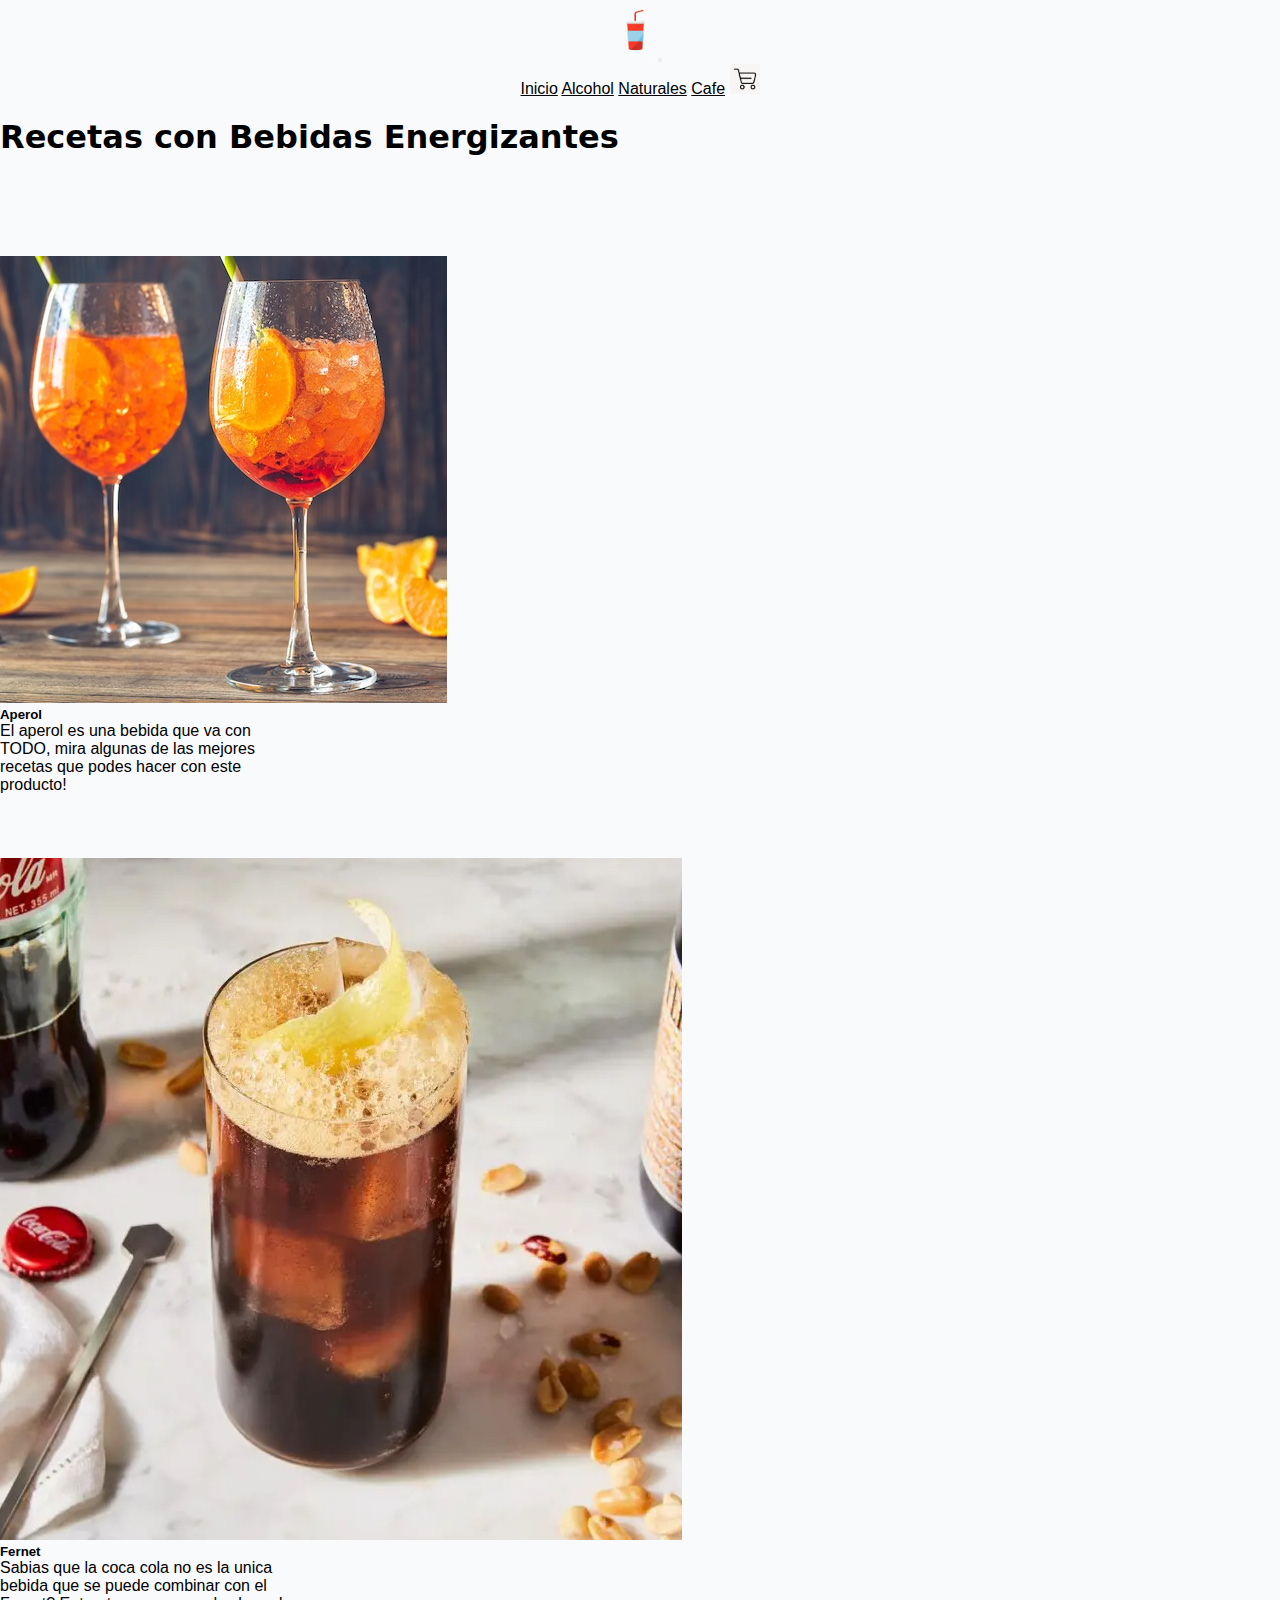
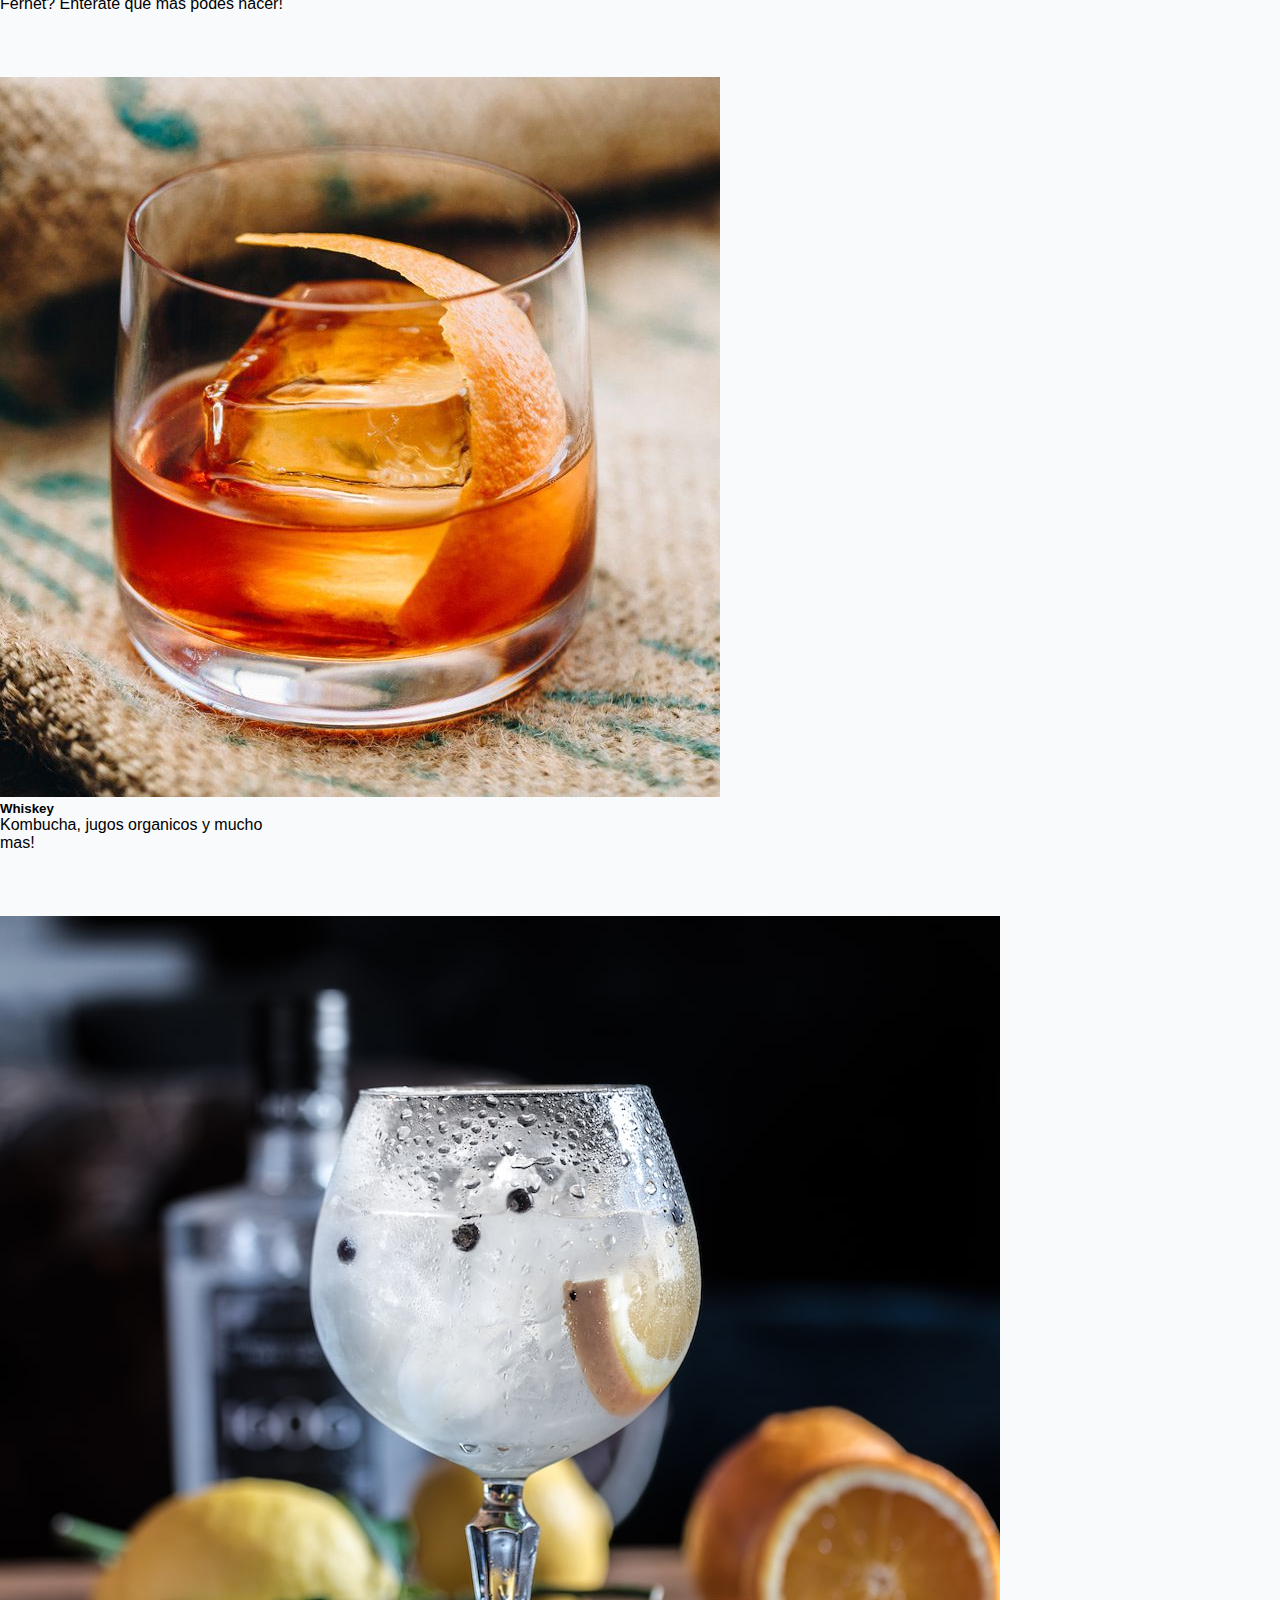
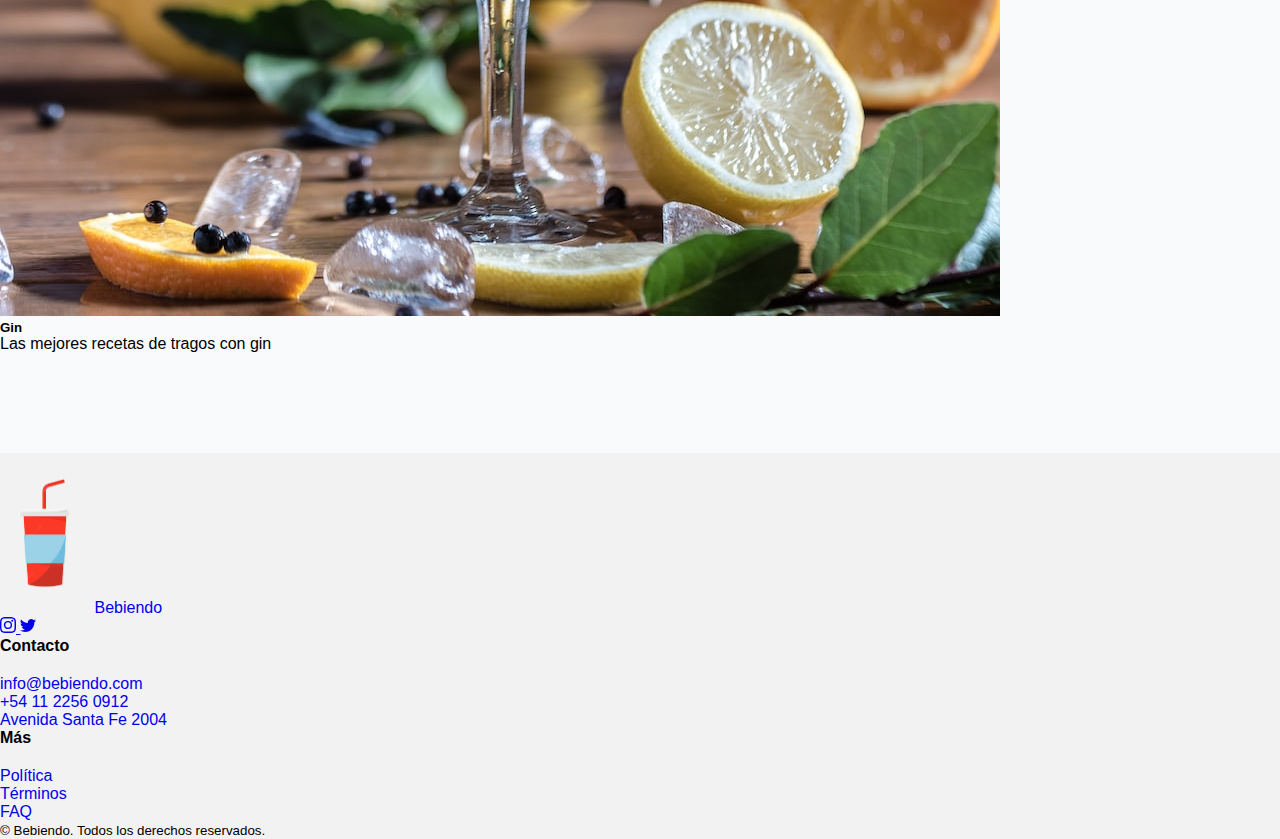
<file: alcohol.html>
<!DOCTYPE html>
<html lang="en">
<head>
    <meta charset="UTF-8">
    <meta http-equiv="X-UA-Compatible" content="IE=edge">
    <meta name="viewport" content="width=device-width, initial-scale=1.0">
    <title>Document</title>
    <link href="https://cdn.jsdelivr.net/npm/bootstrap@5.3.0-alpha3/dist/css/bootstrap.min.css" rel="stylesheet" integrity="sha384-KK94CHFLLe+nY2dmCWGMq91rCGa5gtU4mk92HdvYe+M/SXH301p5ILy+dN9+nJOZ" crossorigin="anonymous">
    <script src="https://cdn.jsdelivr.net/npm/bootstrap@5.3.0-alpha3/dist/js/bootstrap.bundle.min.js" integrity="sha384-ENjdO4Dr2bkBIFxQpeoTz1HIcje39Wm4jDKdf19U8gI4ddQ3GYNS7NTKfAdVQSZe" crossorigin="anonymous"></script>
    <link rel="stylesheet" href="style.css">
    <script src defer="archivo.js" > </script>
    
</head>
<body>
    <header>
      <nav class="navbar navbar-expand-md bg-body-tertiary fixed-top justify-content-between">
        <div class="container-fluid">
              <a class="navbar-brand" href="index.html">
                <img src="./material/LOGO FINAL.png" alt="" width="35" height="60">
              </a>
              <button class="navbar-toggler" type="button" data-bs-toggle="collapse" data-bs-target="#navbarNavAltMarkup" aria-controls="navbarNavAltMarkup" aria-expanded="false" aria-label="Toggle navigation">
                <span class="navbar-toggler-icon"></span>
              </button>
              <div class="collapse navbar-collapse" id="navbarNavAltMarkup">
                <div class="navbar-nav">
                  <a class="nav-link active" aria-current="page" href="index.html">Inicio</a>
                  <a class="nav-link" href="alcohol.html">Alcohol</a>
                  <a class="nav-link" href="naturales.html">Naturales</a>
                  <a class="nav-link" href="cafe.html">Cafe</a>
                  <a class="navbar-brand me-2" href="shoppingcart.html">
                    <img src="./material/shopping cart.jpeg" width="30" height="30" alt="">
                  </a>
                </div>
              </div>
            </div>
          </nav>
    </header>

  <div id="Secciones">
    <h1 class="recetasalcohol">Recetas con Bebidas Energizantes</h1>

      <div class="container-fluid">

        <div class="row row-cols-1 row-cols-sm-2 row-cols-md-2 g-2 row-cols-lg-2">
              <div class="card" style="width: 18rem;">
                <a href="/alcohol.html">
                  <img src="./material/aperoll.jpg" class="card-img-top" alt="...">
                </a>
                <div class="card-body">
                  <h5 class="card-title">Aperol</h5>
                  <p class="card-text">El aperol es una bebida que va con TODO, mira algunas de las mejores recetas que podes hacer con este producto!</p>
                </div>
              </div>
            <div class="card" style="width: 18rem;">
              <a _blank href="/alcohol.html"><img src="./material/fernecola.jpg" class="card-img-top" alt="...">
              </a>
              <div class="card-body">
                <h5 class="card-title">Fernet</h5>
                <p class="card-text">Sabias que la coca cola no es la unica bebida que se puede combinar con el Fernet? Enterate que mas podes hacer! </p>
              </div>
            </div>

            <!-- COLUMNA DULCE-->
            <div class="card" style="width: 18rem;">
              <a _blank href="alcohol.html"><img src="/material/whiskey.jpeg" class="card-img-top" alt="...">
              </a>
              <div class="card-body">
                <h5 class="card-title">Whiskey</h5>
                <p class="card-text"> Kombucha, jugos organicos y mucho mas!</p>
              </div>
            </div>
              
            <div class="card" style="width: 18rem;">
              <a href="./alcohol.html"><img src="./material/gin.jpeg" class="card-img-top" alt="...">
              </a>
              <div class="card-body">
                <h5 class="card-title">Gin</h5>
                <p class="card-text">Las mejores recetas de tragos con gin</p>
              </div>
            </div>
          </div>
        </div>
    </div>

    <div class="blockcode">  <!-- footer -->
      <div class="header">
      </div>
      <footer class="page-footer shadow">
        <div class="d-flex flex-column mx-auto py-5" style="width: 80%">
          <div class="d-flex flex-wrap justify-content-between">
            <div class="align-self-center">
              <a href="/#" class="d-flex align-items-center p-0 text-dark">
                <img alt="logo" src="/material/LOGO FINAL.png" width="90px" />
                <span class="ms-3 h5 font-weight-bold">Bebiendo</span>
              </a>
              <div class="mt-5 margin-top:0px">
                <a href="https://www.instagram.com/badbunnypr/" class="btn btn-dark btn-flat p-2">
                  <svg xmlns="http://www.w3.org/2000/svg" width="16" height="16" fill="currentColor" class="bi bi-instagram" viewBox="0 0 16 16">
                    <path d="M8 0C5.829 0 5.556.01 4.703.048 3.85.088 3.269.222 2.76.42a3.917 3.917 0 0 0-1.417.923A3.927 3.927 0 0 0 .42 2.76C.222 3.268.087 3.85.048 4.7.01 5.555 0 5.827 0 8.001c0 2.172.01 2.444.048 3.297.04.852.174 1.433.372 1.942.205.526.478.972.923 1.417.444.445.89.719 1.416.923.51.198 1.09.333 1.942.372C5.555 15.99 5.827 16 8 16s2.444-.01 3.298-.048c.851-.04 1.434-.174 1.943-.372a3.916 3.916 0 0 0 1.416-.923c.445-.445.718-.891.923-1.417.197-.509.332-1.09.372-1.942C15.99 10.445 16 10.173 16 8s-.01-2.445-.048-3.299c-.04-.851-.175-1.433-.372-1.941a3.926 3.926 0 0 0-.923-1.417A3.911 3.911 0 0 0 13.24.42c-.51-.198-1.092-.333-1.943-.372C10.443.01 10.172 0 7.998 0h.003zm-.717 1.442h.718c2.136 0 2.389.007 3.232.046.78.035 1.204.166 1.486.275.373.145.64.319.92.599.28.28.453.546.598.92.11.281.24.705.275 1.485.039.843.047 1.096.047 3.231s-.008 2.389-.047 3.232c-.035.78-.166 1.203-.275 1.485a2.47 2.47 0 0 1-.599.919c-.28.28-.546.453-.92.598-.28.11-.704.24-1.485.276-.843.038-1.096.047-3.232.047s-2.39-.009-3.233-.047c-.78-.036-1.203-.166-1.485-.276a2.478 2.478 0 0 1-.92-.598 2.48 2.48 0 0 1-.6-.92c-.109-.281-.24-.705-.275-1.485-.038-.843-.046-1.096-.046-3.233 0-2.136.008-2.388.046-3.231.036-.78.166-1.204.276-1.486.145-.373.319-.64.599-.92.28-.28.546-.453.92-.598.282-.11.705-.24 1.485-.276.738-.034 1.024-.044 2.515-.045v.002zm4.988 1.328a.96.96 0 1 0 0 1.92.96.96 0 0 0 0-1.92zm-4.27 1.122a4.109 4.109 0 1 0 0 8.217 4.109 4.109 0 0 0 0-8.217zm0 1.441a2.667 2.667 0 1 1 0 5.334 2.667 2.667 0 0 1 0-5.334z"/>
                  </svg>
                </a>          
                <a href="https://twitter.com/sanbenito" class="btn btn-dark btn-flat p-2">
                  <svg xmlns="http://www.w3.org/2000/svg" width="16" height="16" fill="currentColor" class="bi bi-twitter" viewBox="0 0 16 16">
                    <path d="M5.026 15c6.038 0 9.341-5.003 9.341-9.334 0-.14 0-.282-.006-.422A6.685 6.685 0 0 0 16 3.542a6.658 6.658 0 0 1-1.889.518 3.301 3.301 0 0 0 1.447-1.817 6.533 6.533 0 0 1-2.087.793A3.286 3.286 0 0 0 7.875 6.03a9.325 9.325 0 0 1-6.767-3.429 3.289 3.289 0 0 0 1.018 4.382A3.323 3.323 0 0 1 .64 6.575v.045a3.288 3.288 0 0 0 2.632 3.218 3.203 3.203 0 0 1-.865.115 3.23 3.23 0 0 1-.614-.057 3.283 3.283 0 0 0 3.067 2.277A6.588 6.588 0 0 1 .78 13.58a6.32 6.32 0 0 1-.78-.045A9.344 9.344 0 0 0 5.026 15z"/>
                  </svg>
                </a> 
              </div>
            </div>
            <div>
              <p class="h5 mb-4" id="mb-4-1" style="font-weight: 600">Contacto</p>
              <ul class="p-0" style="list-style: none; cursor: pointer">
                <li class="my-2">
                  <a class="text-dark" href="/">info@bebiendo.com</a>
                </li>
                <li class="my-2">
                  <a class="text-dark" href="/">+54 11 2256 0912</a>
                </li>
                <li class="my-2">
                  <a class="text-dark" href="https://goo.gl/maps/b8jcSpQVdZTvYa1w8">Avenida Santa Fe 2004</a>
                </li>
            </div>
            <div>
              <p class="h5 mb-4" id="mb-4-2" style="font-weight: 600">Más</p>
              <ul class="p-0" style="list-style: none; cursor: pointer">
                <li class="my-2">
                  <a class="text-dark" href="/">Política</a>
                </li>
                <li class="my-2">
                  <a class="text-dark" href="/">Términos</a>
                </li>
                <li class="my-2">
                  <a class="text-dark" href="/">FAQ</a>
                </li>
              </ul>
            </div>
          </div>
          <small class="text-center mt-5">&copy; Bebiendo. Todos los derechos reservados. </small>
        </div>
      </footer>
    </div>
</body>
</html>
</file>
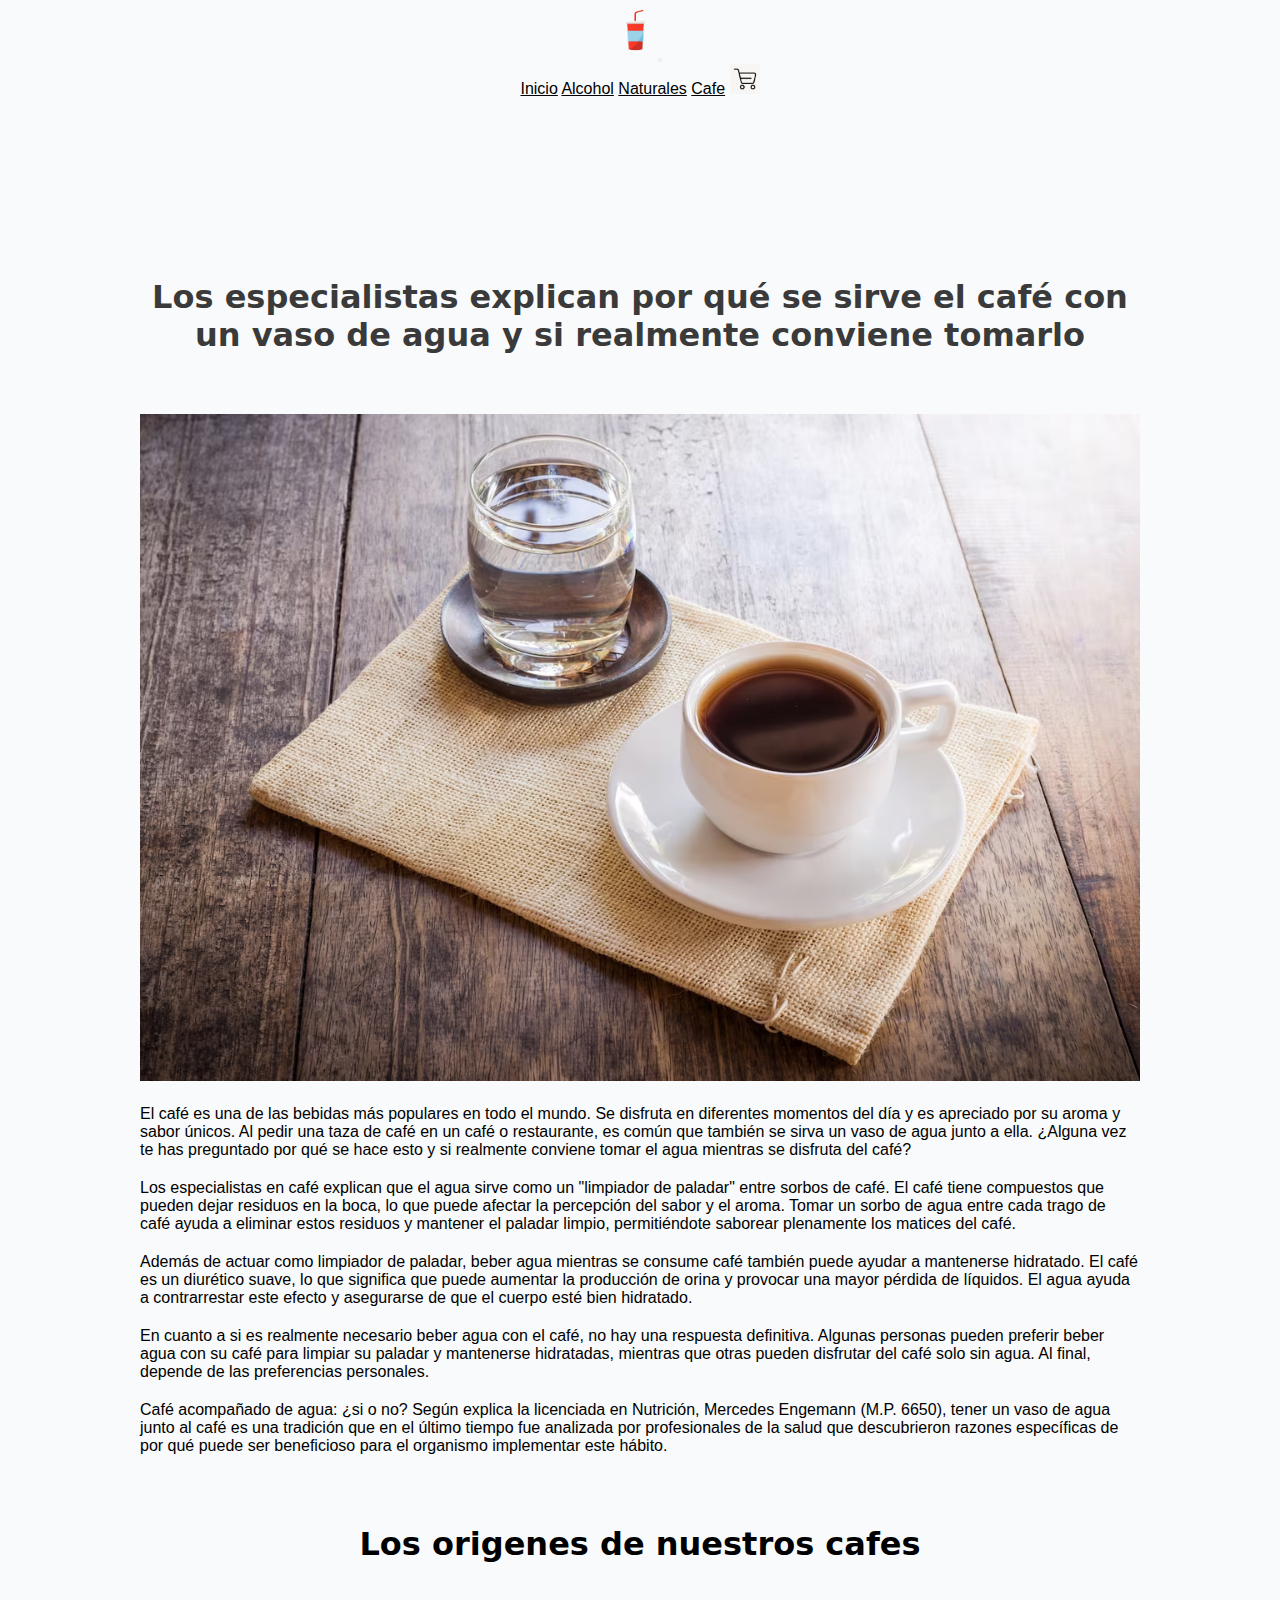
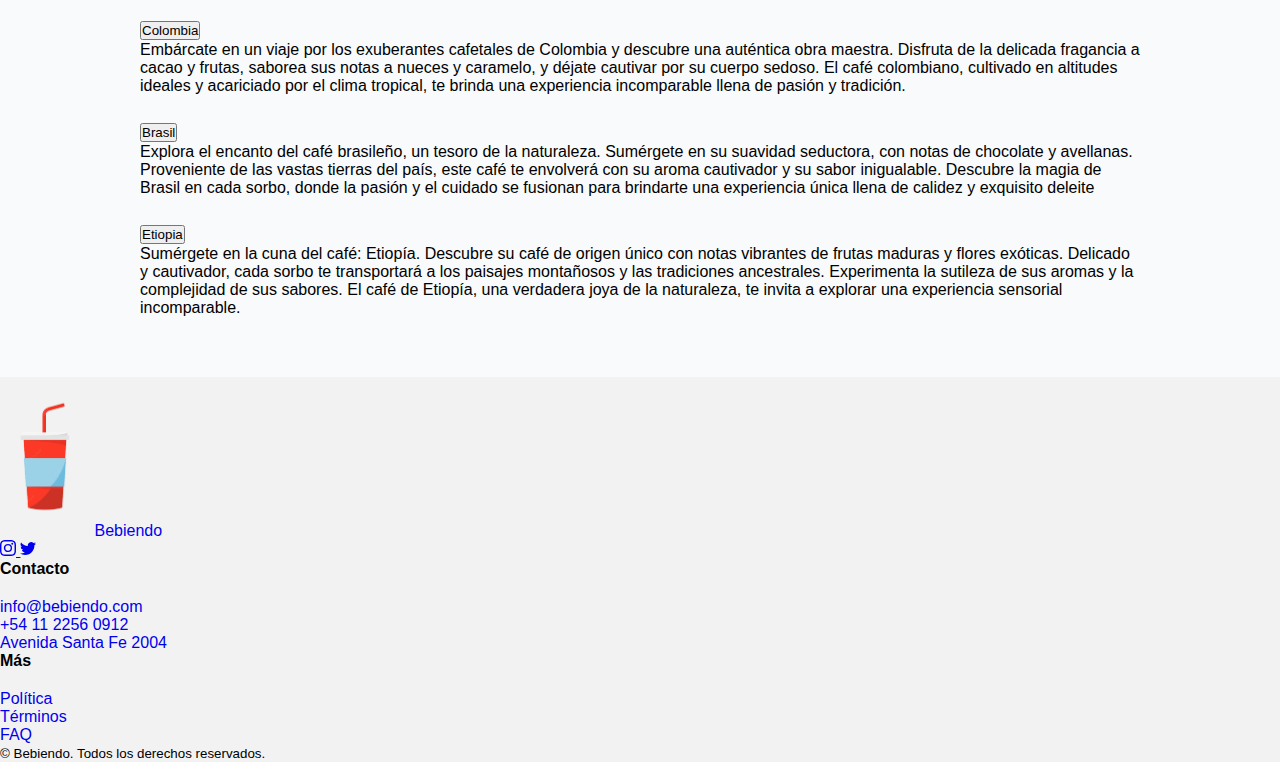
<file: cafe.html>
<!DOCTYPE html>
<html lang="en">
<head>
    <meta charset="UTF-8">
    <meta http-equiv="X-UA-Compatible" content="IE=edge">
    <meta name="viewport" content="width=device-width, initial-scale=1.0">
    <title>Document</title>
    <link href="https://cdn.jsdelivr.net/npm/bootstrap@5.3.0-alpha3/dist/css/bootstrap.min.css" rel="stylesheet" integrity="sha384-KK94CHFLLe+nY2dmCWGMq91rCGa5gtU4mk92HdvYe+M/SXH301p5ILy+dN9+nJOZ" crossorigin="anonymous">
    <script src="https://cdn.jsdelivr.net/npm/bootstrap@5.3.0-alpha3/dist/js/bootstrap.bundle.min.js" integrity="sha384-ENjdO4Dr2bkBIFxQpeoTz1HIcje39Wm4jDKdf19U8gI4ddQ3GYNS7NTKfAdVQSZe" crossorigin="anonymous"></script>
    <link rel="stylesheet" href="style.css">
    <script src defer="archivo.js" > </script>
    
</head>

<body>
    <header>
      <nav class="navbar navbar-expand-md bg-body-tertiary fixed-top justify-content-between">
        <div class="container-fluid">
              <a class="navbar-brand" href="index.html">
                <img src="./material/LOGO FINAL.png" alt="" width="35" height="60">
              </a>
              <button class="navbar-toggler" type="button" data-bs-toggle="collapse" data-bs-target="#navbarNavAltMarkup" aria-controls="navbarNavAltMarkup" aria-expanded="false" aria-label="Toggle navigation">
                <span class="navbar-toggler-icon"></span>
              </button>
              <div class="collapse navbar-collapse" id="navbarNavAltMarkup">
                <div class="navbar-nav">
                  <a class="nav-link active" aria-current="page" href="index.html">Inicio</a>
                  <a class="nav-link" href="alcohol.html">Alcohol</a>
                  <a class="nav-link" href="naturales.html">Naturales</a>
                  <a class="nav-link" href="cafe.html">Cafe</a>
                  <a class="navbar-brand me-2" href="shoppingcart.html">
                    <img src="./material/shopping cart.jpeg" width="30" height="30" alt="">
                  </a>
                </div>
              </div>
            </div>
          </nav>
    </header>

    <div class="articulo">
      <main>
        <h1 class="titulo">Los especialistas explican por qué se sirve el café con un vaso de agua y si realmente conviene tomarlo</h1>
        
        <article>
          <img class='imagennota' src="./material/notacafe.avif" alt="">
          <p>El café es una de las bebidas más populares en todo el mundo. Se disfruta en diferentes momentos del día y es apreciado por su aroma y sabor únicos. Al pedir una taza de café en un café o restaurante, es común que también se sirva un vaso de agua junto a ella. ¿Alguna vez te has preguntado por qué se hace esto y si realmente conviene tomar el agua mientras se disfruta del café?</p>
          <p>Los especialistas en café explican que el agua sirve como un "limpiador de paladar" entre sorbos de café. El café tiene compuestos que pueden dejar residuos en la boca, lo que puede afectar la percepción del sabor y el aroma. Tomar un sorbo de agua entre cada trago de café ayuda a eliminar estos residuos y mantener el paladar limpio, permitiéndote saborear plenamente los matices del café.</p>
          <p>Además de actuar como limpiador de paladar, beber agua mientras se consume café también puede ayudar a mantenerse hidratado. El café es un diurético suave, lo que significa que puede aumentar la producción de orina y provocar una mayor pérdida de líquidos. El agua ayuda a contrarrestar este efecto y asegurarse de que el cuerpo esté bien hidratado.</p>
          <p>En cuanto a si es realmente necesario beber agua con el café, no hay una respuesta definitiva. Algunas personas pueden preferir beber agua con su café para limpiar su paladar y mantenerse hidratadas, mientras que otras pueden disfrutar del café solo sin agua. Al final, depende de las preferencias personales.</p>
          <p> Café acompañado de agua: ¿si o no?
            Según explica la licenciada en Nutrición, Mercedes Engemann (M.P. 6650), tener un vaso de agua junto al café es una tradición que en el último tiempo fue analizada por profesionales de la salud que descubrieron razones específicas de por qué puede ser beneficioso para el organismo implementar este hábito.


          <h1 class="origenes">Los origenes de nuestros cafes</h1>
            <div class="accordion" id="accordionPanelsStayOpenExample">
              <div class="accordion-item">
                <h2 class="accordion-header">
                  <button class="accordion-button" type="button" data-bs-toggle="collapse" data-bs-target="#panelsStayOpen-collapseOne" aria-expanded="true" aria-controls="panelsStayOpen-collapseOne">
                    Colombia
                  </button>
                </h2>
                <div id="panelsStayOpen-collapseOne" class="accordion-collapse collapse show">
                  <div class="accordion-body">
                    <p>Embárcate en un viaje por los exuberantes cafetales de Colombia y descubre una auténtica obra maestra. Disfruta de la delicada fragancia a cacao y frutas, saborea sus notas a nueces y caramelo, y déjate cautivar por su cuerpo sedoso. El café colombiano, cultivado en altitudes ideales y acariciado por el clima tropical, te brinda una experiencia incomparable llena de pasión y tradición. </p>
                  </div>
                </div>
              </div>
              <div class="accordion-item">
                <h2 class="accordion-header">
                  <button class="accordion-button collapsed" type="button" data-bs-toggle="collapse" data-bs-target="#panelsStayOpen-collapseTwo" aria-expanded="false" aria-controls="panelsStayOpen-collapseTwo">
                    Brasil
                  </button>
                </h2>
                <div id="panelsStayOpen-collapseTwo" class="accordion-collapse collapse">
                  <div class="accordion-body">
                    <p>Explora el encanto del café brasileño, un tesoro de la naturaleza. Sumérgete en su suavidad seductora, con notas de chocolate y avellanas. Proveniente de las vastas tierras del país, este café te envolverá con su aroma cautivador y su sabor inigualable. Descubre la magia de Brasil en cada sorbo, donde la pasión y el cuidado se fusionan para brindarte una experiencia única llena de calidez y exquisito deleite</p>
                  </div>
                </div>
              </div>
              <div class="accordion-item">
                <h2 class="accordion-header">
                  <button class="accordion-button collapsed" type="button" data-bs-toggle="collapse" data-bs-target="#panelsStayOpen-collapseThree" aria-expanded="false" aria-controls="panelsStayOpen-collapseThree">
                    Etiopia
                  </button>
                </h2>
                <div id="panelsStayOpen-collapseThree" class="accordion-collapse collapse">
                  <div class="accordion-body">
                    <p>Sumérgete en la cuna del café: Etiopía. Descubre su café de origen único con notas vibrantes de frutas maduras y flores exóticas. Delicado y cautivador, cada sorbo te transportará a los paisajes montañosos y las tradiciones ancestrales. Experimenta la sutileza de sus aromas y la complejidad de sus sabores. El café de Etiopía, una verdadera joya de la naturaleza, te invita a explorar una experiencia sensorial incomparable.</p>
                  </div>
                </div>
              </div>
            </div>
    </div>


  <div class="blockcode">  <!-- footer -->
    <div class="header">
    </div>
    <footer class="page-footer shadow">
      <div class="d-flex flex-column mx-auto py-5" style="width: 80%">
        <div class="d-flex flex-wrap justify-content-between">
          <div class="align-self-center">
            <a href="/#" class="d-flex align-items-center p-0 text-dark">
              <img alt="logo" src="/material/LOGO FINAL.png" width="90px" />
              <span class="ms-3 h5 font-weight-bold">Bebiendo</span>
            </a>
            <div class="mt-5 margin-top:0px">
              <a href="https://www.instagram.com/badbunnypr/" class="btn btn-dark btn-flat p-2">
                <svg xmlns="http://www.w3.org/2000/svg" width="16" height="16" fill="currentColor" class="bi bi-instagram" viewBox="0 0 16 16">
                  <path d="M8 0C5.829 0 5.556.01 4.703.048 3.85.088 3.269.222 2.76.42a3.917 3.917 0 0 0-1.417.923A3.927 3.927 0 0 0 .42 2.76C.222 3.268.087 3.85.048 4.7.01 5.555 0 5.827 0 8.001c0 2.172.01 2.444.048 3.297.04.852.174 1.433.372 1.942.205.526.478.972.923 1.417.444.445.89.719 1.416.923.51.198 1.09.333 1.942.372C5.555 15.99 5.827 16 8 16s2.444-.01 3.298-.048c.851-.04 1.434-.174 1.943-.372a3.916 3.916 0 0 0 1.416-.923c.445-.445.718-.891.923-1.417.197-.509.332-1.09.372-1.942C15.99 10.445 16 10.173 16 8s-.01-2.445-.048-3.299c-.04-.851-.175-1.433-.372-1.941a3.926 3.926 0 0 0-.923-1.417A3.911 3.911 0 0 0 13.24.42c-.51-.198-1.092-.333-1.943-.372C10.443.01 10.172 0 7.998 0h.003zm-.717 1.442h.718c2.136 0 2.389.007 3.232.046.78.035 1.204.166 1.486.275.373.145.64.319.92.599.28.28.453.546.598.92.11.281.24.705.275 1.485.039.843.047 1.096.047 3.231s-.008 2.389-.047 3.232c-.035.78-.166 1.203-.275 1.485a2.47 2.47 0 0 1-.599.919c-.28.28-.546.453-.92.598-.28.11-.704.24-1.485.276-.843.038-1.096.047-3.232.047s-2.39-.009-3.233-.047c-.78-.036-1.203-.166-1.485-.276a2.478 2.478 0 0 1-.92-.598 2.48 2.48 0 0 1-.6-.92c-.109-.281-.24-.705-.275-1.485-.038-.843-.046-1.096-.046-3.233 0-2.136.008-2.388.046-3.231.036-.78.166-1.204.276-1.486.145-.373.319-.64.599-.92.28-.28.546-.453.92-.598.282-.11.705-.24 1.485-.276.738-.034 1.024-.044 2.515-.045v.002zm4.988 1.328a.96.96 0 1 0 0 1.92.96.96 0 0 0 0-1.92zm-4.27 1.122a4.109 4.109 0 1 0 0 8.217 4.109 4.109 0 0 0 0-8.217zm0 1.441a2.667 2.667 0 1 1 0 5.334 2.667 2.667 0 0 1 0-5.334z"/>
                </svg>
              </a>          
              <a href="https://twitter.com/sanbenito" class="btn btn-dark btn-flat p-2">
                <svg xmlns="http://www.w3.org/2000/svg" width="16" height="16" fill="currentColor" class="bi bi-twitter" viewBox="0 0 16 16">
                  <path d="M5.026 15c6.038 0 9.341-5.003 9.341-9.334 0-.14 0-.282-.006-.422A6.685 6.685 0 0 0 16 3.542a6.658 6.658 0 0 1-1.889.518 3.301 3.301 0 0 0 1.447-1.817 6.533 6.533 0 0 1-2.087.793A3.286 3.286 0 0 0 7.875 6.03a9.325 9.325 0 0 1-6.767-3.429 3.289 3.289 0 0 0 1.018 4.382A3.323 3.323 0 0 1 .64 6.575v.045a3.288 3.288 0 0 0 2.632 3.218 3.203 3.203 0 0 1-.865.115 3.23 3.23 0 0 1-.614-.057 3.283 3.283 0 0 0 3.067 2.277A6.588 6.588 0 0 1 .78 13.58a6.32 6.32 0 0 1-.78-.045A9.344 9.344 0 0 0 5.026 15z"/>
                </svg>
              </a> 
            </div>
          </div>
          <div>
            <p class="h5 mb-4" id="mb-4-1" style="font-weight: 600">Contacto</p>
            <ul class="p-0" style="list-style: none; cursor: pointer">
              <li class="my-2">
                <a class="text-dark" href="/">info@bebiendo.com</a>
              </li>
              <li class="my-2">
                <a class="text-dark" href="/">+54 11 2256 0912</a>
              </li>
              <li class="my-2">
                <a class="text-dark" href="https://goo.gl/maps/b8jcSpQVdZTvYa1w8">Avenida Santa Fe 2004</a>
              </li>
          </div>
          <div>
            <p class="h5 mb-4" id="mb-4-2" style="font-weight: 600">Más</p>
            <ul class="p-0" style="list-style: none; cursor: pointer">
              <li class="my-2">
                <a class="text-dark" href="/">Política</a>
              </li>
              <li class="my-2">
                <a class="text-dark" href="/">Términos</a>
              </li>
              <li class="my-2">
                <a class="text-dark" href="/">FAQ</a>
              </li>
            </ul>
          </div>
        </div>
        <small class="text-center mt-5">&copy; Bebiendo. Todos los derechos reservados. </small>
      </div>
    </footer>
  </div>
</body>
</html>
</file>
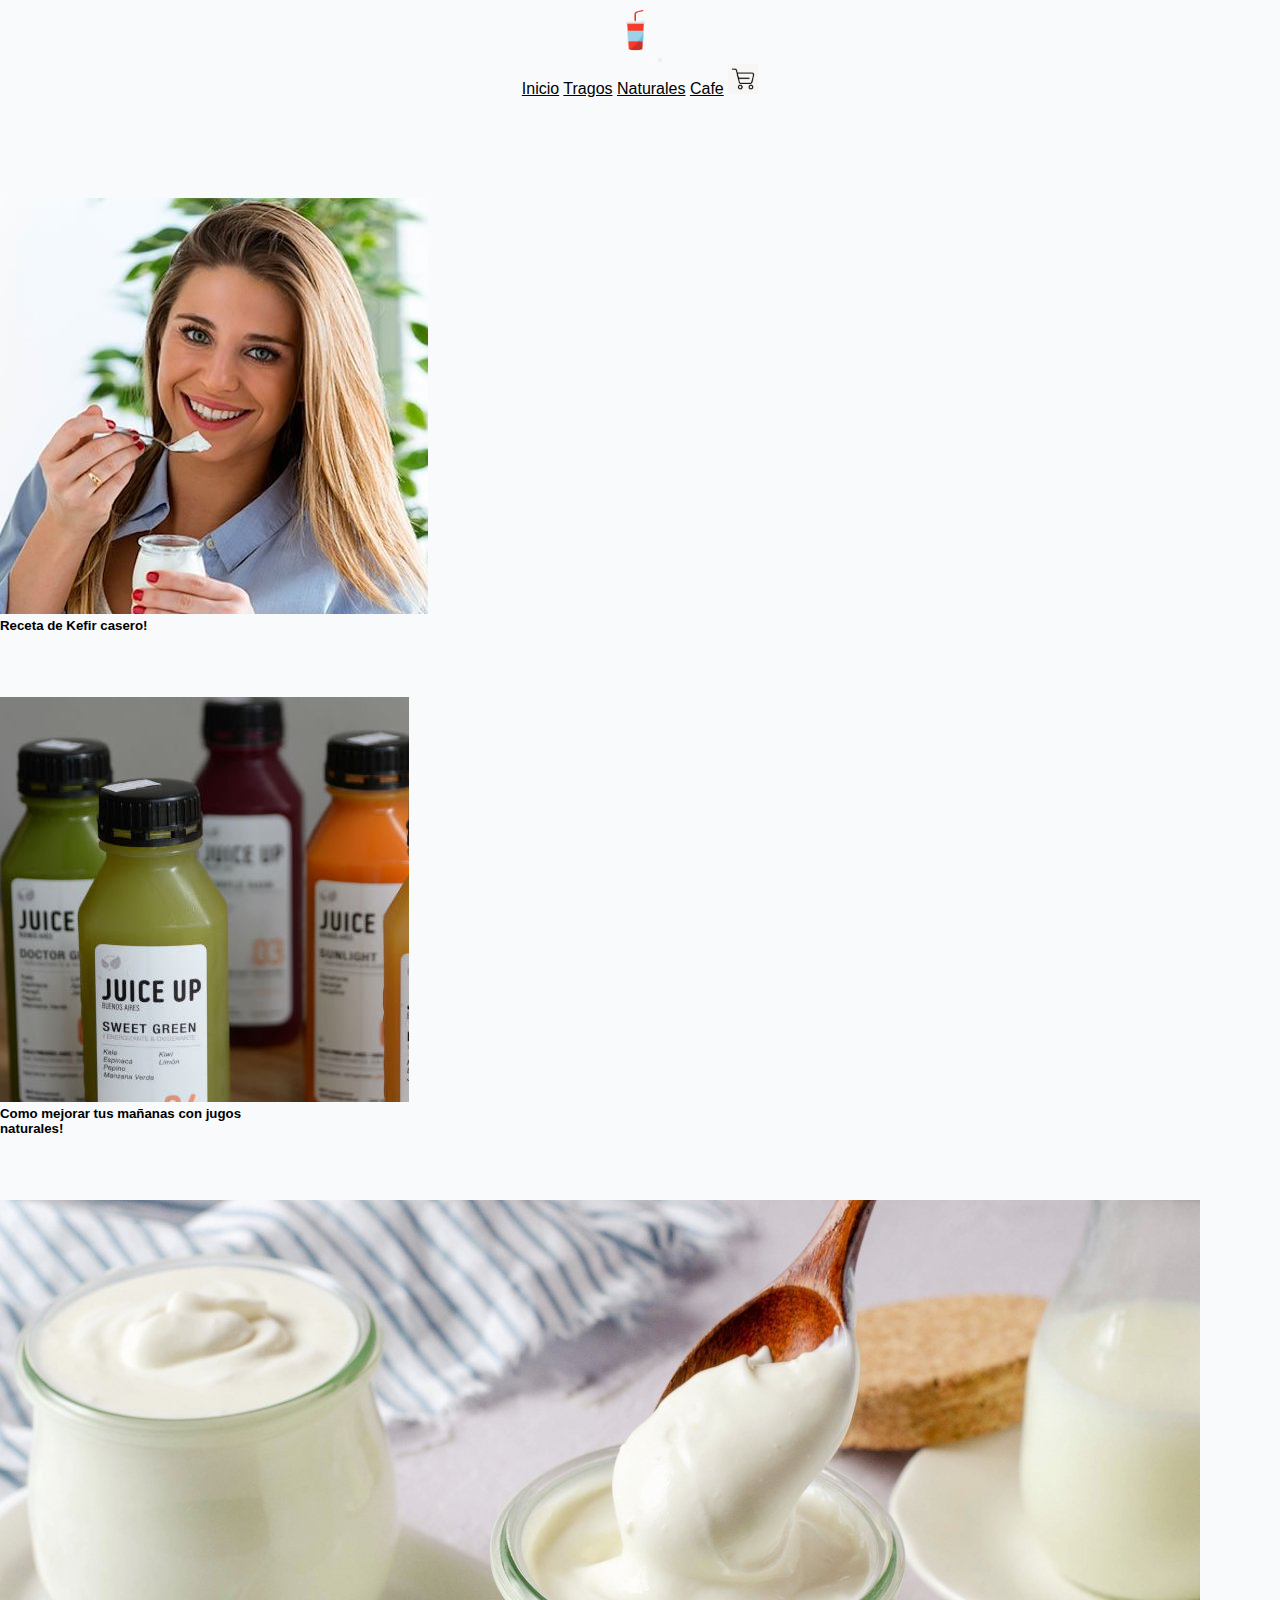
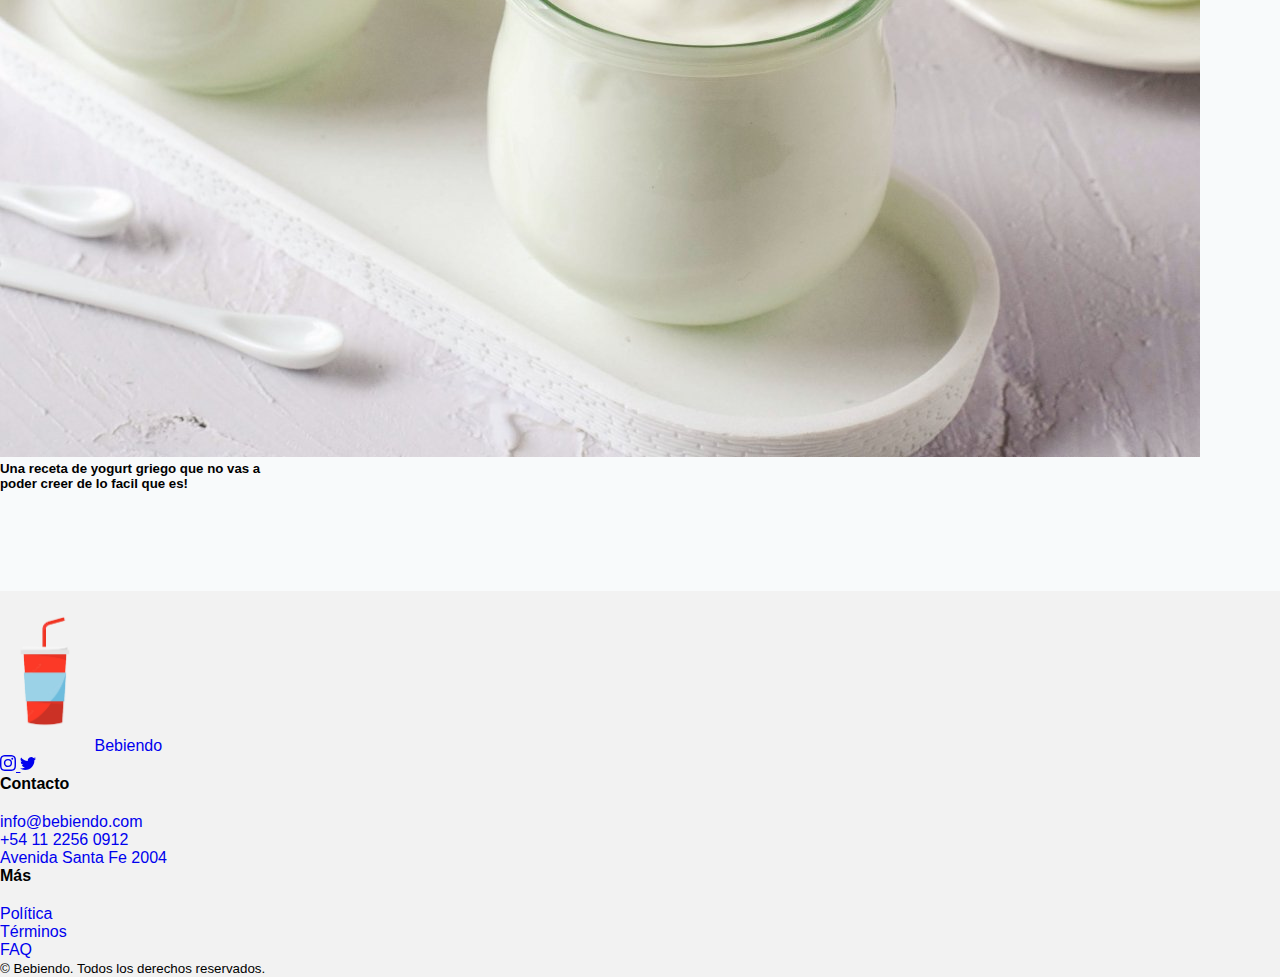
<file: naturales.html>
<!DOCTYPE html>
<html lang="en">
  <head>
    <meta charset="UTF-8">
    <meta http-equiv="X-UA-Compatible" content="IE=edge">
    <meta name="viewport" content="width=device-width, initial-scale=1.0">
    <title>Document</title>
    <link href="https://cdn.jsdelivr.net/npm/bootstrap@5.3.0-alpha3/dist/css/bootstrap.min.css" rel="stylesheet" integrity="sha384-KK94CHFLLe+nY2dmCWGMq91rCGa5gtU4mk92HdvYe+M/SXH301p5ILy+dN9+nJOZ" crossorigin="anonymous">
    <script src="https://cdn.jsdelivr.net/npm/bootstrap@5.3.0-alpha3/dist/js/bootstrap.bundle.min.js" integrity="sha384-ENjdO4Dr2bkBIFxQpeoTz1HIcje39Wm4jDKdf19U8gI4ddQ3GYNS7NTKfAdVQSZe" crossorigin="anonymous"></script>
    <link rel="stylesheet" href="style.css">
    <script src defer="archivo.js" > </script>
    
</head>

<body>
    <header>
      <nav class="navbar navbar-expand-md bg-body-tertiary fixed-top justify-content-between">
        <div class="container-fluid">
              <a class="navbar-brand" href="index.html">
                <img src="./material/LOGO FINAL.png" alt="" width="35" height="60">
              </a>
              <button class="navbar-toggler" type="button" data-bs-toggle="collapse" data-bs-target="#navbarNavAltMarkup" aria-controls="navbarNavAltMarkup" aria-expanded="false" aria-label="Toggle navigation">
                <span class="navbar-toggler-icon"></span>
              </button>
              <div class="collapse navbar-collapse" id="navbarNavAltMarkup">
                <div class="navbar-nav">
                  <a class="nav-link active" aria-current="page" href="index.html">Inicio</a>
                  <a class="nav-link" href="alcohol.html">Tragos</a>
                  <a class="nav-link" href="naturales.html">Naturales</a>
                  <a class="nav-link" href="cafe.html">Cafe</a>
                  <a class="navbar-brand me-2" href="shoppingcart.html">
                    <img src="./material/shopping cart.jpeg" width="30" height="30" alt="">
                  </a>
                </div>
              </div>
            </div>
          </nav>
    </header>

  <div id="Secciones">
      <div class="container-fluid">

        <div class="row row-cols-1 row-cols-sm-2 row-cols-md-2 g-2 row-cols-lg-2">
              <div class="card" style="width: 18rem;">
                <a href="/naturales.html">
                  <img src="./material/kefir.jpeg" class="card-img-top" alt="...">
                </a>
                <div class="card-body">
                  <h5 class="card-title">Receta de Kefir casero!</h5>
                </div>
              </div>
            

            <!-- COLUMNA DULCE-->
            <div class="card" style="width: 18rem;">
              <a _blank href="naturales.html"><img src="/material/prensa.jpeg" class="card-img-top" alt="...">
              </a>
              <div class="card-body">
                <h5 class="card-title">Como mejorar tus mañanas con jugos naturales!</h5>
              </div>
            </div>
              
            <div class="card" style="width: 18rem;">
              <a href="./naturales.html"><img src="./material/griego.jpeg" class="card-img-top" alt="...">
              </a>
              <div class="card-body">
                <h5 class="card-title">Una receta de yogurt griego que no vas a poder creer de lo facil que es!</h5>
              </div>
            </div>
          </div>
        </div>
    </div>
    <div class="blockcode">  <!-- footer -->
      <div class="header">
      </div>
      <footer class="page-footer shadow">
        <div class="d-flex flex-column mx-auto py-5" style="width: 80%">
          <div class="d-flex flex-wrap justify-content-between">
            <div class="align-self-center">
              <a href="/#" class="d-flex align-items-center p-0 text-dark">
                <img alt="logo" src="/material/LOGO FINAL.png" width="90px" />
                <span class="ms-3 h5 font-weight-bold">Bebiendo</span>
              </a>
              <div class="mt-5 margin-top:0px">
                <a href="https://www.instagram.com/badbunnypr/" class="btn btn-dark btn-flat p-2">
                  <svg xmlns="http://www.w3.org/2000/svg" width="16" height="16" fill="currentColor" class="bi bi-instagram" viewBox="0 0 16 16">
                    <path d="M8 0C5.829 0 5.556.01 4.703.048 3.85.088 3.269.222 2.76.42a3.917 3.917 0 0 0-1.417.923A3.927 3.927 0 0 0 .42 2.76C.222 3.268.087 3.85.048 4.7.01 5.555 0 5.827 0 8.001c0 2.172.01 2.444.048 3.297.04.852.174 1.433.372 1.942.205.526.478.972.923 1.417.444.445.89.719 1.416.923.51.198 1.09.333 1.942.372C5.555 15.99 5.827 16 8 16s2.444-.01 3.298-.048c.851-.04 1.434-.174 1.943-.372a3.916 3.916 0 0 0 1.416-.923c.445-.445.718-.891.923-1.417.197-.509.332-1.09.372-1.942C15.99 10.445 16 10.173 16 8s-.01-2.445-.048-3.299c-.04-.851-.175-1.433-.372-1.941a3.926 3.926 0 0 0-.923-1.417A3.911 3.911 0 0 0 13.24.42c-.51-.198-1.092-.333-1.943-.372C10.443.01 10.172 0 7.998 0h.003zm-.717 1.442h.718c2.136 0 2.389.007 3.232.046.78.035 1.204.166 1.486.275.373.145.64.319.92.599.28.28.453.546.598.92.11.281.24.705.275 1.485.039.843.047 1.096.047 3.231s-.008 2.389-.047 3.232c-.035.78-.166 1.203-.275 1.485a2.47 2.47 0 0 1-.599.919c-.28.28-.546.453-.92.598-.28.11-.704.24-1.485.276-.843.038-1.096.047-3.232.047s-2.39-.009-3.233-.047c-.78-.036-1.203-.166-1.485-.276a2.478 2.478 0 0 1-.92-.598 2.48 2.48 0 0 1-.6-.92c-.109-.281-.24-.705-.275-1.485-.038-.843-.046-1.096-.046-3.233 0-2.136.008-2.388.046-3.231.036-.78.166-1.204.276-1.486.145-.373.319-.64.599-.92.28-.28.546-.453.92-.598.282-.11.705-.24 1.485-.276.738-.034 1.024-.044 2.515-.045v.002zm4.988 1.328a.96.96 0 1 0 0 1.92.96.96 0 0 0 0-1.92zm-4.27 1.122a4.109 4.109 0 1 0 0 8.217 4.109 4.109 0 0 0 0-8.217zm0 1.441a2.667 2.667 0 1 1 0 5.334 2.667 2.667 0 0 1 0-5.334z"/>
                  </svg>
                </a>          
                <a href="https://twitter.com/sanbenito" class="btn btn-dark btn-flat p-2">
                  <svg xmlns="http://www.w3.org/2000/svg" width="16" height="16" fill="currentColor" class="bi bi-twitter" viewBox="0 0 16 16">
                    <path d="M5.026 15c6.038 0 9.341-5.003 9.341-9.334 0-.14 0-.282-.006-.422A6.685 6.685 0 0 0 16 3.542a6.658 6.658 0 0 1-1.889.518 3.301 3.301 0 0 0 1.447-1.817 6.533 6.533 0 0 1-2.087.793A3.286 3.286 0 0 0 7.875 6.03a9.325 9.325 0 0 1-6.767-3.429 3.289 3.289 0 0 0 1.018 4.382A3.323 3.323 0 0 1 .64 6.575v.045a3.288 3.288 0 0 0 2.632 3.218 3.203 3.203 0 0 1-.865.115 3.23 3.23 0 0 1-.614-.057 3.283 3.283 0 0 0 3.067 2.277A6.588 6.588 0 0 1 .78 13.58a6.32 6.32 0 0 1-.78-.045A9.344 9.344 0 0 0 5.026 15z"/>
                  </svg>
                </a> 
              </div>
            </div>
            <div>
              <p class="h5 mb-4" id="mb-4-1" style="font-weight: 600">Contacto</p>
              <ul class="p-0" style="list-style: none; cursor: pointer">
                <li class="my-2">
                  <a class="text-dark" href="/">info@bebiendo.com</a>
                </li>
                <li class="my-2">
                  <a class="text-dark" href="/">+54 11 2256 0912</a>
                </li>
                <li class="my-2">
                  <a class="text-dark" href="https://goo.gl/maps/b8jcSpQVdZTvYa1w8">Avenida Santa Fe 2004</a>
                </li>
            </div>
            <div>
              <p class="h5 mb-4" id="mb-4-2" style="font-weight: 600">Más</p>
              <ul class="p-0" style="list-style: none; cursor: pointer">
                <li class="my-2">
                  <a class="text-dark" href="/">Política</a>
                </li>
                <li class="my-2">
                  <a class="text-dark" href="/">Términos</a>
                </li>
                <li class="my-2">
                  <a class="text-dark" href="/">FAQ</a>
                </li>
              </ul>
            </div>
          </div>
          <small class="text-center mt-5">&copy; Bebiendo. Todos los derechos reservados. </small>
        </div>
      </footer>
    </div>
</body>
</html>
</file>
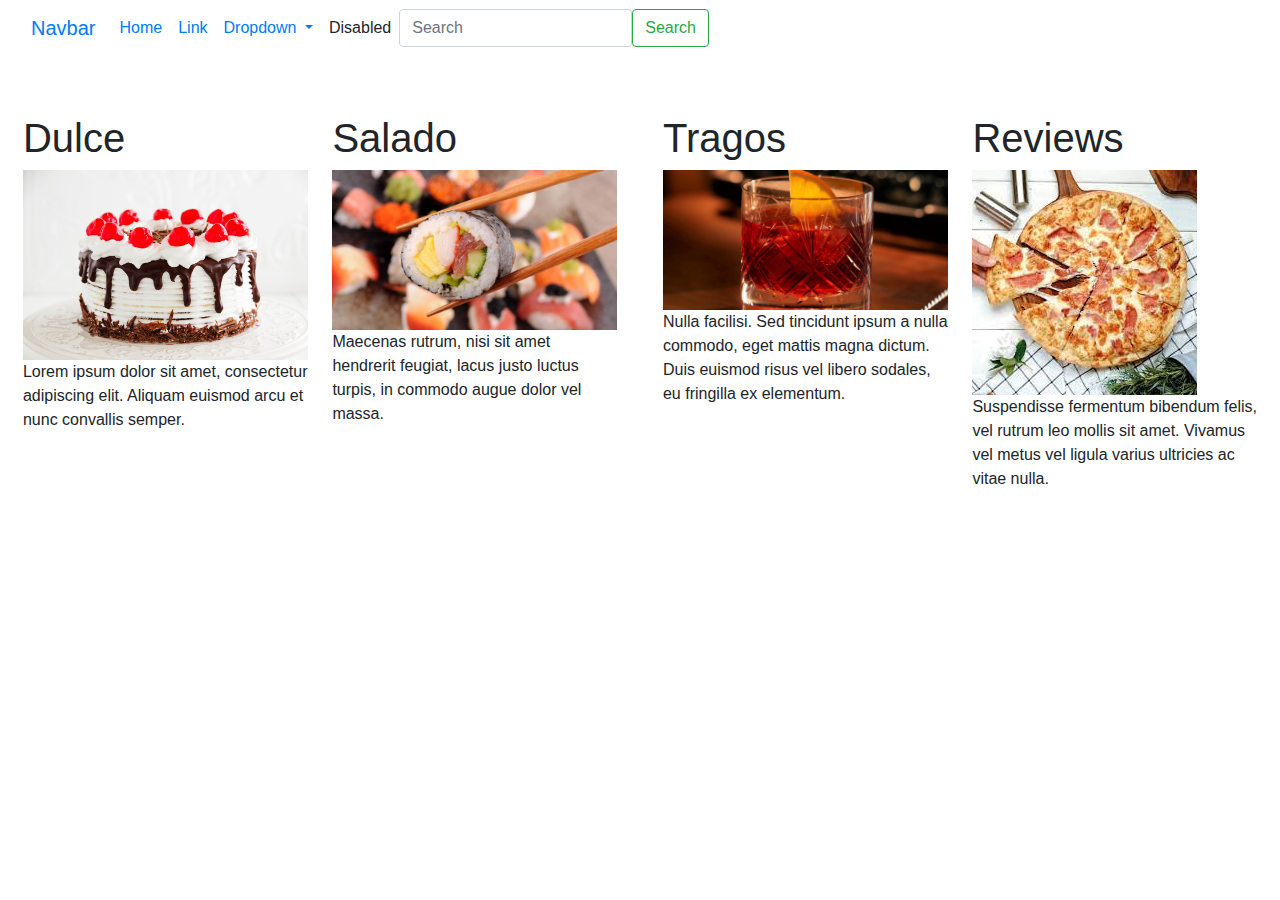
<file: gpt/PAGINA NUEVA REAL BOOSTRAP.html>
<!DOCTYPE html>
<html lang="en">
<head>
	<meta charset="UTF-8">
	<meta name="viewport" content="width=device-width, initial-scale=1.0">
	<title>Bootstrap Grid Example</title>
	<link rel="stylesheet" href="https://stackpath.bootstrapcdn.com/bootstrap/4.3.1/css/bootstrap.min.css">
	<link rel="stylesheet" href="estilo.css">
</head>
<body>
    <nav class="navbar navbar-expand-lg bg-body-tertiary">
        <div class="container-fluid">
          <a class="navbar-brand" href="#">Navbar</a>
          <button class="navbar-toggler" type="button" data-bs-toggle="collapse" data-bs-target="#navbarSupportedContent" aria-controls="navbarSupportedContent" aria-expanded="false" aria-label="Toggle navigation">
            <span class="navbar-toggler-icon"></span>
          </button>
          <div class="collapse navbar-collapse" id="navbarSupportedContent">
            <ul class="navbar-nav me-auto mb-2 mb-lg-0">
              <li class="nav-item">
                <a class="nav-link active" aria-current="page" href="#">Home</a>
              </li>
              <li class="nav-item">
                <a class="nav-link" href="#">Link</a>
              </li>
              <li class="nav-item dropdown">
                <a class="nav-link dropdown-toggle" href="#" role="button" data-bs-toggle="dropdown" aria-expanded="false">
                  Dropdown
                </a>
                <ul class="dropdown-menu">
                  <li><a class="dropdown-item" href="#">Action</a></li>
                  <li><a class="dropdown-item" href="#">Another action</a></li>
                  <li><hr class="dropdown-divider"></li>
                  <li><a class="dropdown-item" href="#">Something else here</a></li>
                </ul>
              </li>
              <li class="nav-item">
                <a class="nav-link disabled">Disabled</a>
              </li>
            </ul>
            <form class="d-flex" role="search">
              <input class="form-control me-2" type="search" placeholder="Search" aria-label="Search">
              <button class="btn btn-outline-success" type="submit">Search</button>
            </form>
          </div>
        </div>
    </nav>
    <div class="container-fluid">
		<div class="row">
			<div class="col-lg-6 col-md-12">
				<div class="row">
					<div class="col-lg-6 col-md-6">
                            <h1>Dulce</h1>
                            <a href="">
						        <img src="torta.jpg" alt="" class="img-fluid">
                            </a>
						    <p>Lorem ipsum dolor sit amet, consectetur adipiscing elit. Aliquam euismod arcu et nunc convallis semper.</p>
					</div>
					<div class="col-lg-6 col-md-6">
						<h1>Salado</h1>
                        <a href="">
						    <img src="sushi.jpg" alt="placeholder image" class="img-fluid">
                        </a>
						<p>Maecenas rutrum, nisi sit amet hendrerit feugiat, lacus justo luctus turpis, in commodo augue dolor vel massa.</p>
                        
					</div>
				</div>
			</div>
			<div class="col-lg-6 col-md-12">
				<div class="row">
					<div class="col-lg-6 col-md-6">
						<h1>Tragos</h1>
                        <a href="https://www.mdzol.com/estilo/2023/5/2/torta-tres-leches-con-chocolate-una-receta-exquisita-334660.html">
						    <img src="trago.jpg" alt="" class="img-fluid">
                        </a>
						<p>Nulla facilisi. Sed tincidunt ipsum a nulla commodo, eget mattis magna dictum. Duis euismod risus vel libero sodales, eu fringilla ex elementum.</p>
					</div>
					<div class="col-lg-6 col-md-6">
						<h1>Reviews</h1>
                        <a href="">
						    <img src="pizza.jpeg" alt="" class="img-fluid">
                        </a>
						<p>Suspendisse fermentum bibendum felis, vel rutrum leo mollis sit amet. Vivamus vel metus vel ligula varius ultricies ac vitae nulla.</p>
					</div>
				</div>
			</div>
		</div>
	</div>


</body>
</html>
</file>
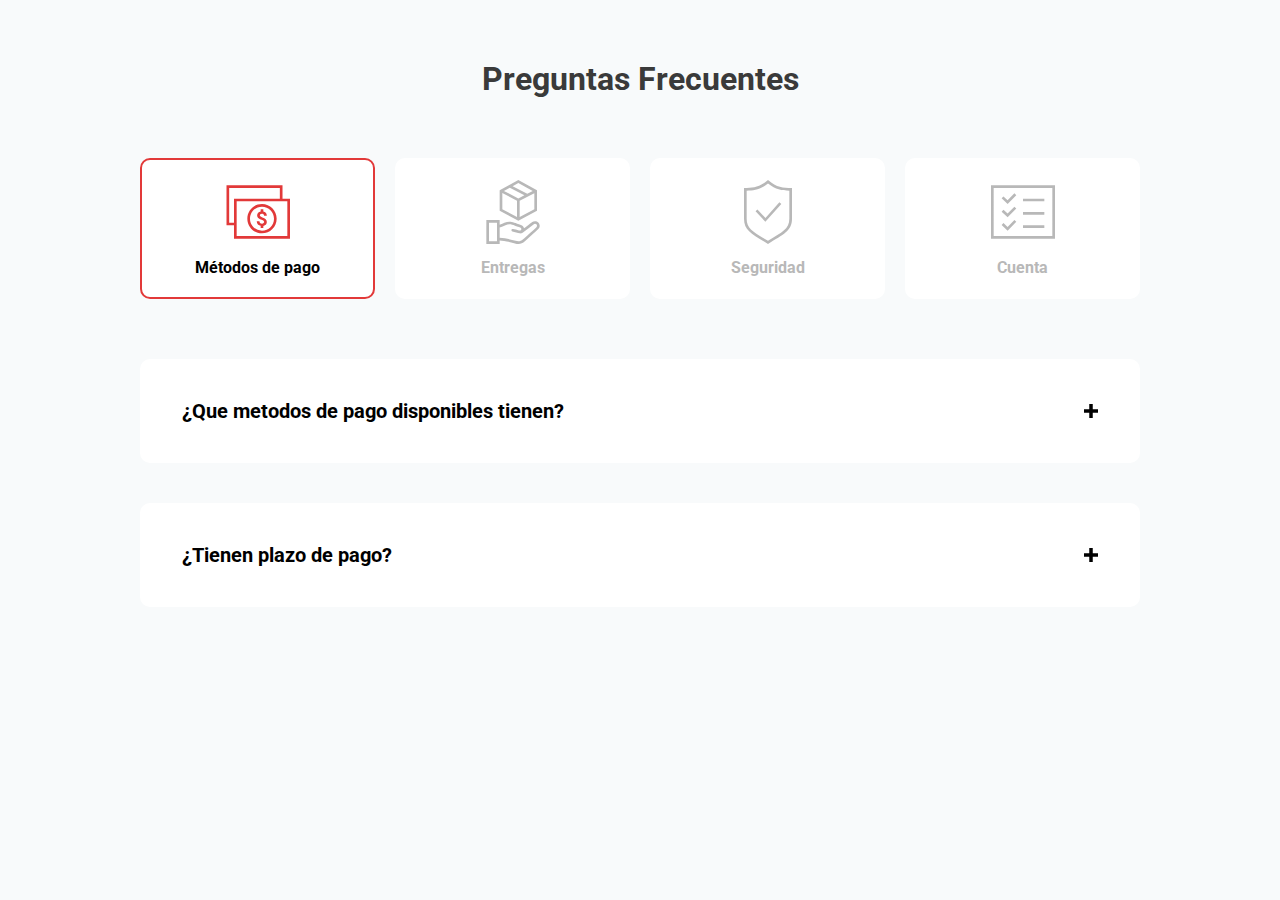
<file: material/preguntas-frecuentes/preguntas-frecuentes/index1.html>
<!DOCTYPE html>
<html lang="en">
<head>
	<meta charset="UTF-8">
	<meta name="viewport" content="width=device-width, initial-scale=1.0">
	<link rel="preconnect" href="https://fonts.gstatic.com">
	<link href="https://fonts.googleapis.com/css2?family=Roboto:wght@400;700&display=swap" rel="stylesheet"> 
	<link rel="stylesheet" href="css/estilos.css">
	<title>Preguntas Frecuentes</title>
</head>
<body>
	<main>
		<h1 class="titulo">Preguntas Frecuentes</h1>
		<div class="categorias" id="categorias">
			<div class="categoria activa" data-categoria="metodos-pago">
				<svg viewbox="0 0 24 24" xmlns="http://www.w3.org/2000/svg" fill-rule="evenodd" clip-rule="evenodd"><path d="M21.19 7h2.81v15h-21v-5h-2.81v-15h21v5zm1.81 1h-19v13h19v-13zm-9.5 1c3.036 0 5.5 2.464 5.5 5.5s-2.464 5.5-5.5 5.5-5.5-2.464-5.5-5.5 2.464-5.5 5.5-5.5zm0 1c2.484 0 4.5 2.016 4.5 4.5s-2.016 4.5-4.5 4.5-4.5-2.016-4.5-4.5 2.016-4.5 4.5-4.5zm.5 8h-1v-.804c-.767-.16-1.478-.689-1.478-1.704h1.022c0 .591.326.886.978.886.817 0 1.327-.915-.167-1.439-.768-.27-1.68-.676-1.68-1.693 0-.796.573-1.297 1.325-1.448v-.798h1v.806c.704.161 1.313.673 1.313 1.598h-1.018c0-.788-.727-.776-.815-.776-.55 0-.787.291-.787.622 0 .247.134.497.957.768 1.056.344 1.663.845 1.663 1.746 0 .651-.376 1.288-1.313 1.448v.788zm6.19-11v-4h-19v13h1.81v-9h17.19z"/></svg>
				<p>Métodos de pago</p>
			</div>
			<div class="categoria" data-categoria="entregas">
				<svg viewbox="0 0 24 24" xmlns="http://www.w3.org/2000/svg" fill-rule="evenodd" clip-rule="evenodd"><path d="M7 24h-5v-9h5v1.735c.638-.198 1.322-.495 1.765-.689.642-.28 1.259-.417 1.887-.417 1.214 0 2.205.499 4.303 1.205.64.214 1.076.716 1.175 1.306 1.124-.863 2.92-2.257 2.937-2.27.357-.284.773-.434 1.2-.434.952 0 1.751.763 1.751 1.708 0 .49-.219.977-.627 1.356-1.378 1.28-2.445 2.233-3.387 3.074-.56.501-1.066.952-1.548 1.393-.749.687-1.518 1.006-2.421 1.006-.405 0-.832-.065-1.308-.2-2.773-.783-4.484-1.036-5.727-1.105v1.332zm-1-8h-3v7h3v-7zm1 5.664c2.092.118 4.405.696 5.999 1.147.817.231 1.761.354 2.782-.581 1.279-1.172 2.722-2.413 4.929-4.463.824-.765-.178-1.783-1.022-1.113 0 0-2.961 2.299-3.689 2.843-.379.285-.695.519-1.148.519-.107 0-.223-.013-.349-.042-.655-.151-1.883-.425-2.755-.701-.575-.183-.371-.993.268-.858.447.093 1.594.35 2.201.52 1.017.281 1.276-.867.422-1.152-.562-.19-.537-.198-1.889-.665-1.301-.451-2.214-.753-3.585-.156-.639.278-1.432.616-2.164.814v3.888zm3.79-19.913l3.21-1.751 7 3.86v7.677l-7 3.735-7-3.735v-7.719l3.784-2.064.002-.005.004.002zm2.71 6.015l-5.5-2.864v6.035l5.5 2.935v-6.106zm1 .001v6.105l5.5-2.935v-6l-5.5 2.83zm1.77-2.035l-5.47-2.848-2.202 1.202 5.404 2.813 2.268-1.167zm-4.412-3.425l5.501 2.864 2.042-1.051-5.404-2.979-2.139 1.166z"/></svg>
				<p>Entregas</p>
			</div>
			<div class="categoria" data-categoria="seguridad">
				<svg viewbox="0 0 24 24" xmlns="http://www.w3.org/2000/svg" fill-rule="evenodd" clip-rule="evenodd"><path d="M12 0c-3.371 2.866-5.484 3-9 3v11.535c0 4.603 3.203 5.804 9 9.465 5.797-3.661 9-4.862 9-9.465v-11.535c-3.516 0-5.629-.134-9-3zm0 1.292c2.942 2.31 5.12 2.655 8 2.701v10.542c0 3.891-2.638 4.943-8 8.284-5.375-3.35-8-4.414-8-8.284v-10.542c2.88-.046 5.058-.391 8-2.701zm5 7.739l-5.992 6.623-3.672-3.931.701-.683 3.008 3.184 5.227-5.878.728.685z"/></svg>
				<p>Seguridad</p>
			</div>
			<div class="categoria" data-categoria="cuenta">
				<svg viewbox="0 0 24 24" xmlns="http://www.w3.org/2000/svg" fill-rule="evenodd" clip-rule="evenodd"><path d="M9.484 15.696l-.711-.696-2.552 2.607-1.539-1.452-.698.709 2.25 2.136 3.25-3.304zm0-5l-.711-.696-2.552 2.607-1.539-1.452-.698.709 2.25 2.136 3.25-3.304zm0-5l-.711-.696-2.552 2.607-1.539-1.452-.698.709 2.25 2.136 3.25-3.304zm10.516 11.304h-8v1h8v-1zm0-5h-8v1h8v-1zm0-5h-8v1h8v-1zm4-5h-24v20h24v-20zm-1 19h-22v-18h22v18z"/></svg>
				<p>Cuenta</p>
			</div>
		</div>

		<div class="preguntas">

			<div class="contenedor-preguntas activo" data-categoria="metodos-pago">
				<div class="contenedor-pregunta">
					<p class="pregunta">¿Que metodos de pago disponibles tienen? <img src="./img/suma.svg" alt="Abrir Respuesta" /></p>
					<p class="respuesta">Lorem ipsum, dolor sit amet consectetur adipisicing elit. Lorem ipsum, dolor sit amet consectetur adipisicing elit. Voluptatum laborum porro voluptates, sequi aliquam mollitia! Nostrum eius iure sapiente, voluptates soluta adipisci, perferendis voluptatibus eligendi vel saepe harum. Consectetur, doloribus.adipisicing elit.</p>
				</div>
				<div class="contenedor-pregunta">
					<p class="pregunta">¿Tienen plazo de pago? <img src="./img/suma.svg" alt="Abrir Respuesta" /></p>
					<p class="respuesta">Lorem ipsum, dolor sit amet consectetur adipisicing elit. Voluptatum laborum porro voluptates, sequi aliquam mollitia! Nostrum eius iure sapiente, voluptates soluta adipisci, perferendis voluptatibus eligendi vel saepe harum. Consectetur, doloribus.adipisicing elit. Voluptatum laborum porro voluptates, sequi aliquam mollitia! Nostrum eius iure sapiente, voluptates soluta adipisci, perferendis voluptatibus eligendi vel saepe harum. Consectetur, doloribus.</p>
				</div>
			</div>

			<div class="contenedor-preguntas" data-categoria="entregas">
				<div class="contenedor-pregunta">
					<p class="pregunta">¿Tienen entregas a domicilio? <img src="./img/suma.svg" alt="Abrir Respuesta" /></p>
					<p class="respuesta">Lorem ipsum, dolor sit amet consectetur adipisicing elit. Voluptatum laborum porro voluptates, sequi aliquam mollitia! Nostrum eius iure sapiente, voluptates soluta adipisci, perferendis voluptatibus eligendi vel saepe harum. Consectetur, doloribus.adipisicing elit. Voluptatum laborum porro voluptates, sequi aliquam mollitia! Nostrum eius iure sapiente, voluptates soluta adipisci, perferendis voluptatibus eligendi vel saepe harum. Consectetur, doloribus.adipisicing elit. Voluptatum laborum porro voluptates, sequi aliquam mollitia! Nostrum eius iure sapiente, voluptates soluta adipisci, perferendis voluptatibus eligendi vel saepe harum. Consectetur, doloribus.</p>
				</div>
				<div class="contenedor-pregunta">
					<p class="pregunta">¿En cuanto sale el envio a mi país? <img src="./img/suma.svg" alt="Abrir Respuesta" /></p>
					<p class="respuesta">Lorem ipsum, dolor sit amet consectetur adipisicing elit. Voluptatum laborum porro voluptates, sequi aliquam mollitia! Nostrum eius iure sapiente, voluptates soluta adipisci, perferendis voluptatibus eligendi vel saepe harum. Consectetur, doloribus.adipisicing elit. Voluptatum laborum porro voluptates, sequi aliquam mollitia! Nostrum eius iure sapiente, voluptates soluta adipisci, perferendis voluptatibus eligendi vel saepe harum. Consectetur, doloribus.</p>
				</div>
			</div>

			<div class="contenedor-preguntas" data-categoria="seguridad">
				<div class="contenedor-pregunta">
					<p class="pregunta">¿Como puedo saber si son confiables? <img src="./img/suma.svg" alt="Abrir Respuesta" /></p>
					<p class="respuesta">Lorem ipsum, dolor sit amet consectetur adipisicing elit. Voluptatum laborum porro voluptates, sequi aliquam mollitia! Nostrum eius iure sapiente, voluptates soluta adipisci, perferendis voluptatibus eligendi vel saepe harum. Consectetur, doloribus.adipisicing elit. Voluptatum laborum porro voluptates, sequi aliquam mollitia! Nostrum eius iure sapiente, voluptates soluta adipisci, perferendis voluptatibus eligendi vel saepe harum. Consectetur, doloribus.adipisicing elit. Voluptatum laborum porro voluptates, sequi aliquam mollitia! Nostrum eius iure sapiente, voluptates soluta adipisci, perferendis voluptatibus eligendi vel saepe harum. Consectetur, doloribus.</p>
				</div>
				<div class="contenedor-pregunta">
					<p class="pregunta">¿Que pasa con mis datos personales? <img src="./img/suma.svg" alt="Abrir Respuesta" /></p>
					<p class="respuesta">Lorem ipsum, dolor sit amet consectetur adipisicing elit. Voluptatum laborum porro voluptates, sequi aliquam mollitia! Nostrum eius iure sapiente, voluptates soluta adipisci, perferendis voluptatibus eligendi vel saepe harum. Consectetur, doloribus.adipisicing elit. Voluptatum laborum porro voluptates, sequi aliquam mollitia! Nostrum eius iure sapiente, voluptates soluta adipisci, perferendis voluptatibus eligendi vel saepe harum. Consectetur, doloribus.</p>
				</div>
			</div>

			<div class="contenedor-preguntas" data-categoria="cuenta">
				<div class="contenedor-pregunta">
					<p class="pregunta">¿Como puedo acceder a mis pedidos? <img src="./img/suma.svg" alt="Abrir Respuesta" /></p>
					<p class="respuesta">Lorem ipsum, dolor sit amet consectetur adipisicing elit. Voluptatum laborum porro voluptates, sequi aliquam mollitia! Nostrum eius iure sapiente, voluptates soluta adipisci, perferendis voluptatibus eligendi vel saepe harum. Consectetur, doloribus.adipisicing elit. Voluptatum laborum porro voluptates, sequi aliquam mollitia! Nostrum eius iure sapiente, voluptates soluta adipisci, perferendis voluptatibus eligendi vel saepe harum. Consectetur, doloribus.adipisicing elit. Voluptatum laborum porro voluptates, sequi aliquam mollitia! Nostrum eius iure sapiente, voluptates soluta adipisci, perferendis voluptatibus eligendi vel saepe harum. Consectetur, doloribus.</p>
				</div>
				<div class="contenedor-pregunta">
					<p class="pregunta">¿Como puedo cambiar mi contraseña? <img src="./img/suma.svg" alt="Abrir Respuesta" /></p>
					<p class="respuesta">Lorem ipsum, dolor sit amet consectetur adipisicing elit. Voluptatum laborum porro voluptates, sequi aliquam mollitia! Nostrum eius iure sapiente, voluptates soluta adipisci, perferendis voluptatibus eligendi vel saepe harum. Consectetur, doloribus.adipisicing elit. Voluptatum laborum porro voluptates, sequi aliquam mollitia! Nostrum eius iure sapiente, voluptates soluta adipisci, perferendis voluptatibus eligendi vel saepe harum. Consectetur, doloribus.</p>
				</div>
			</div>




		</div>
	</main>

	<script src="js/categorias.js"></script>
	<script src="js/preguntasFrecuentes.js"></script>
</body>
</html>
</file>
<file: style.css>
h1 {
	margin-top: 20px;
	font-family: system-ui, -apple-system, BlinkMacSystemFont, 'Segoe UI', Roboto, Oxygen, Ubuntu, Cantarell, 'Open Sans', 'Helvetica Neue', sans-serif;
}

/* Give all p tags a margin bottom of 20px */
p {
	margin-bottom: 20px;
}

/* Give all columns a border to make them easier to see */
.col-md-6 {
    display: block;
    justify-content: space-around;
    padding: 2%;
    align-items: center;
}

.col-lg-6{
    display: inline-block;
    justify-content: center;
    padding: 2%;
    align-items: center;
}

.img-fluid{
    height: 660vw;
    width: fit-content;
    object-fit: cover;
}

.row{
    margin-top: 100px;
    justify-content: space-around;
    margin-bottom: 100px;
}

#id{
    display:flex;
    justify-content: center;
}

.card{
    margin-bottom: 5%;
}


header {
    text-align:center;
    color: white;
}



a.navbar-brand{
    color: white;
}

a.nav-link{
    color: black;
	
}

a.navbar-brandmb-0h1{
margin-bottom: 20%;
}
footer {
    background-color: #f2f2f2;
    
}

.navbar-toggler-icon {
    color: red;
  }

a.text-dark {
    text-decoration: none;
  }

.container{
    width:1200px;
    border:1px solid var(--white);
    max-width: 100%;
    margin:50px auto 0;
    display: grid;
    grid-template-columns: 200px auto 300px;
    padding:20px;
    border-radius: 30px;
    min-height: 80vh;
}

.carousel-inner {
    max-width: 100%; 
    margin: 10 px;
	height: auto
  }
  
.carousel-item img {
    max-width: 100%; 
	margin-top: 60px;
    height: auto; 
	align-items: center;
}
  
@media (max-width: 768px) {
    .carousel-inner {
      max-width:100%;
  }
  }

.carousel-dark .carousel-caption {
    color: white;
}

:root {
	--primario: #e23939;
	--gris-claro: #B8B8B8;
	--sombra: 0 0 13px 0 rgba(185,185,185, .25);
}

* {
	box-sizing: border-box;
	margin: 0;
	padding: 0;
}

body {
	background: #f8fafb;
	font-family: 'Roboto', sans-serif;
}

main {
	max-width: 1000px;
	width: 90%;
	margin: 40px auto;
}

.titulo {
	color: #3a3a3a;
	font-weight: 700;
	text-align: center;
	margin: 60px 0;
}

.categorias {
	display: grid;
	grid-template-columns: repeat(4, 1fr);
	gap: 20px;
	margin-bottom: 60px;
}

.categoria {
	cursor: pointer;
	text-align: center;
	padding: 20px;
	border-radius: 10px;
	background: #fff;
	font-weight: 700;
	color: var(--gris-claro);
	border: 2px solid transparent;
	transition: .3s ease all;
}

.categoria:hover {
	box-shadow: var(--sombra);
	color: #000;
}

.categoria:hover path {
	fill: var(--primario);
}

.categoria svg {
	width: 64px;
	margin-bottom: 10px;
}

.categoria path {
	fill: var(--gris-claro);
	transition: .3s ease all;
}

.categoria.activa {
	border: 2px solid var(--primario);
	color: #000;
}

.categoria.activa path {
	fill: var(--primario);
}


.contenedor-preguntas {
	display: none;
	grid-template-columns: 1fr;
	gap: 40px;
}

.contenedor-preguntas.activo {
	display: grid;
}

.contenedor-pregunta {
	background: #fff;
	padding: 40px;
	border: 2px solid transparent;
	border-radius: 10px;
	overflow: hidden;
	transition: .3s ease all;
	cursor: pointer;
}

.contenedor-pregunta:hover {
	box-shadow: var(--sombra);
}

.contenedor-pregunta.activa {
	border: 2px solid var(--primario);
}

.pregunta {
	font-weight: 700;
	font-size: 20px;
	line-height: 20px;
	display: flex;
	justify-content: space-between;
	align-items: center;
}

.pregunta img {
	width: 14px;
}

.respuesta {
	color: #808080;
	line-height: 30px;
	max-height: 0;
	opacity: 0;
	transition: .3s ease all;
}

.contenedor-pregunta.activa .respuesta {
	opacity: 1;
	margin-top: 20px;
}

.contenedor-pregunta.activa img {
	transform: rotate(45deg);
}


@media screen and (max-width: 820px){
	.categorias {
		grid-template-columns: 1fr 1fr;
	}

	.categoria {
		padding: 10px;
		display: flex;
		align-items: center;
		justify-content: center;
		border-radius: 5px;
	}

	.categoria svg {
		width: 30px;
		margin-right: 10px;
		margin-bottom: 0;
	}
}

@media screen and (max-width: 500px){
	.categorias {
		grid-template-columns: 1fr;
	}
}
.articulo{
	margin-top: 100px;
}

.imagennota {
	max-width: 100%;
	height: auto;
	margin-bottom: 20px;
  }
  
  /* Hace el artículo responsive */
.articulo {
	margin-top: 100px;
	padding: 20px 20px; 
  }
  
@media screen and (max-width: 768px) {
	.articulo {
	  margin-top: 50px; /* Reduce el espacio superior en dispositivos más pequeños */
	}
  }
  
@media screen and (max-width: 576px) {
	.articulo {
	  margin-top: 30px; /* Reduce aún más el espacio superior en dispositivos más pequeños */
	}
  }
  
.origenes{
	padding: 50px;
	justify-content: center;
	align-items: center;
	text-align: center;
}
</file>
<file: gpt/estilo.css>
h1 {
	margin-top: 20px;
}

/* Give all p tags a margin bottom of 20px */
p {
	margin-bottom: 20px;
}

/* Give all columns a border to make them easier to see */
.col-md-6 {
    display: block;
    justify-content: space-around;
    padding: 2%;
}

.col-lg-6{
    display: block;
    justify-content: space-around;
    padding: 2%;
}

.navbar{
    position: sticky;
}
</file>
<file: material/preguntas-frecuentes/preguntas-frecuentes/css/estilos.css>
:root {
	--primario: #e23939;
	--gris-claro: #B8B8B8;
	--sombra: 0 0 13px 0 rgba(185,185,185, .25);
}

* {
	box-sizing: border-box;
	margin: 0;
	padding: 0;
}

body {
	background: #f8fafb;
	font-family: 'Roboto', sans-serif;
}

main {
	max-width: 1000px;
	width: 90%;
	margin: 40px auto;
}

.titulo {
	color: #3a3a3a;
	font-weight: 700;
	text-align: center;
	margin: 60px 0;
}

.categorias {
	display: grid;
	grid-template-columns: repeat(4, 1fr);
	gap: 20px;
	margin-bottom: 60px;
}

.categoria {
	cursor: pointer;
	text-align: center;
	padding: 20px;
	border-radius: 10px;
	background: #fff;
	font-weight: 700;
	color: var(--gris-claro);
	border: 2px solid transparent;
	transition: .3s ease all;
}

.categoria:hover {
	box-shadow: var(--sombra);
	color: #000;
}

.categoria:hover path {
	fill: var(--primario);
}

.categoria svg {
	width: 64px;
	margin-bottom: 10px;
}

.categoria path {
	fill: var(--gris-claro);
	transition: .3s ease all;
}

.categoria.activa {
	border: 2px solid var(--primario);
	color: #000;
}

.categoria.activa path {
	fill: var(--primario);
}


.contenedor-preguntas {
	display: none;
	grid-template-columns: 1fr;
	gap: 40px;
}

.contenedor-preguntas.activo {
	display: grid;
}

.contenedor-pregunta {
	background: #fff;
	padding: 40px;
	border: 2px solid transparent;
	border-radius: 10px;
	overflow: hidden;
	transition: .3s ease all;
	cursor: pointer;
}

.contenedor-pregunta:hover {
	box-shadow: var(--sombra);
}

.contenedor-pregunta.activa {
	border: 2px solid var(--primario);
}

.pregunta {
	font-weight: 700;
	font-size: 20px;
	line-height: 20px;
	display: flex;
	justify-content: space-between;
	align-items: center;
}

.pregunta img {
	width: 14px;
}

.respuesta {
	color: #808080;
	line-height: 30px;
	max-height: 0;
	opacity: 0;
	transition: .3s ease all;
}

.contenedor-pregunta.activa .respuesta {
	opacity: 1;
	margin-top: 20px;
}

.contenedor-pregunta.activa img {
	transform: rotate(45deg);
}


@media screen and (max-width: 820px){
	.categorias {
		grid-template-columns: 1fr 1fr;
	}

	.categoria {
		padding: 10px;
		display: flex;
		align-items: center;
		justify-content: center;
		border-radius: 5px;
	}

	.categoria svg {
		width: 30px;
		margin-right: 10px;
		margin-bottom: 0;
	}
}

@media screen and (max-width: 500px){
	.categorias {
		grid-template-columns: 1fr;
	}
}
</file>
